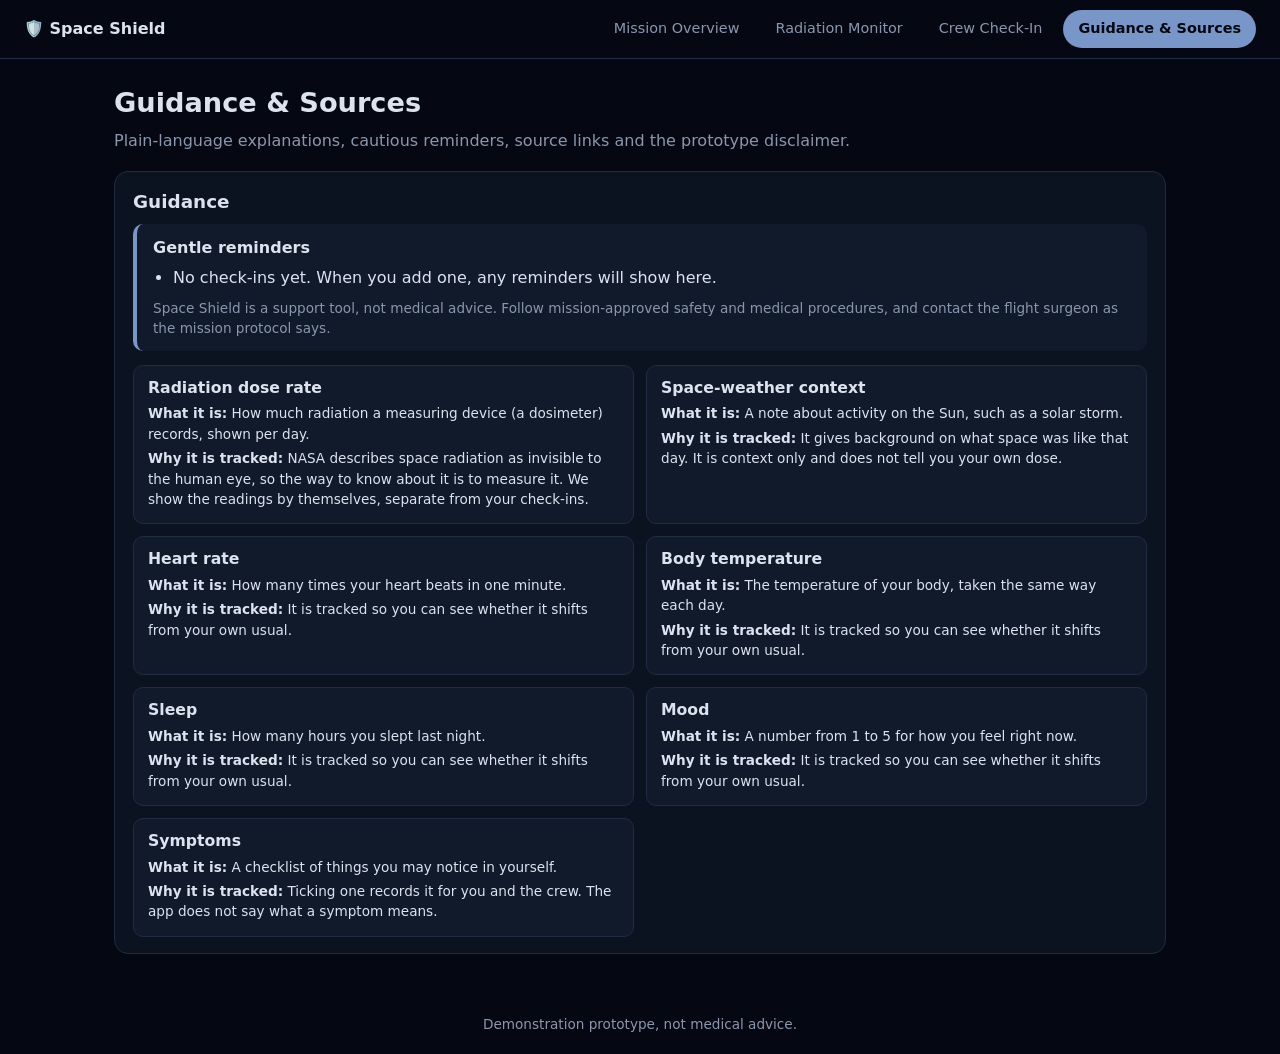
<file: guidance.html>
<!DOCTYPE html>
<html lang="en">
<head>
  <meta charset="UTF-8">
  <meta name="viewport" content="width=device-width, initial-scale=1">
  <title>Guidance &amp; Sources · Space Shield</title>
  <link rel="stylesheet" href="css/style.css">
</head>
<body>

  <nav class="site-nav" aria-label="Main">
    <a class="brand" href="index.html">🛡️ Space Shield</a>
    <ul class="nav-links">
      <li><a href="index.html">Mission Overview</a></li>
      <li><a href="radiation.html">Radiation Monitor</a></li>
      <li><a href="health.html">Crew Check-In</a></li>
      <li><a href="guidance.html" aria-current="page">Guidance &amp; Sources</a></li>
    </ul>
  </nav>

  <main class="page-main">
    <h1>Guidance &amp; Sources</h1>
    <p class="page-intro">Plain-language explanations, cautious reminders, source links and the prototype disclaimer.</p>

    <section class="card" id="guidance-section">
      <h2>Guidance</h2>
      <div id="guidance-content">
        <p class="placeholder">Loading guidance…</p>
      </div>
    </section>
  </main>

  <footer class="page-footer">Demonstration prototype, not medical advice.</footer>

  <script src="js/common.js"></script>
  <script src="js/checkin.js"></script>
  <script src="js/trends.js"></script>
  <script src="js/guidance.js"></script>
  <script src="js/page-guidance.js"></script>
</body>
</html>
</file>
<file: css/style.css>
/* ---------- COLOURS AND SIZES: change the look here ---------- */
:root {
  --bg: #0b1020;
  --card: #151c33;
  --card-border: #263056;
  --text: #e8ecf8;
  --muted: #9aa6c7;
  --accent: #5ac8fa;
  --note-bg: #1e2748;
  --radius: 14px;
}

* { box-sizing: border-box; }

body {
  margin: 0;
  font-family: system-ui, -apple-system, "Segoe UI", Roboto, sans-serif;
  background: var(--bg);
  color: var(--text);
  line-height: 1.5;
}

/* ---------- HEADER ---------- */
.mission-header {
  display: flex;
  flex-wrap: wrap;
  gap: 16px;
  justify-content: space-between;
  align-items: center;
  padding: 20px 24px;
  border-bottom: 1px solid var(--card-border);
}
.mission-header h1 { margin: 0; font-size: 1.6rem; }
.subtitle { margin: 2px 0 0; color: var(--muted); }

.mission-facts { display: flex; flex-wrap: wrap; gap: 12px; }
.fact {
  display: flex;
  flex-direction: column;
  background: var(--card);
  border: 1px solid var(--card-border);
  border-radius: 10px;
  padding: 8px 14px;
  min-width: 130px;
}
.fact-label { font-size: 0.75rem; color: var(--muted); }

/* ---------- SAFETY NOTE ---------- */
.safety-note {
  margin: 16px 24px 0;
  padding: 10px 14px;
  background: var(--note-bg);
  border-left: 4px solid var(--accent);
  border-radius: 8px;
  font-size: 0.9rem;
}

/* ---------- PAGE LAYOUT ---------- */
.layout {
  display: grid;
  grid-template-columns: repeat(2, 1fr);
  gap: 16px;
  padding: 16px 24px;
}
.card {
  background: var(--card);
  border: 1px solid var(--card-border);
  border-radius: var(--radius);
  padding: 16px 18px;
}
.card h2 { margin: 0 0 8px; font-size: 1.15rem; }
.wide { grid-column: 1 / -1; }
.placeholder { color: var(--muted); margin: 0; }

/* Small label that shows where a number came from */
.source-tag {
  display: inline-block;
  font-size: 0.75rem;
  color: var(--accent);
  border: 1px solid var(--accent);
  border-radius: 999px;
  padding: 1px 8px;
  margin-top: 6px;
}

.footer { text-align: center; color: var(--muted); font-size: 0.8rem; padding: 16px; }

/* ---------- PHONES ---------- */
@media (max-width: 700px) {
  .layout { grid-template-columns: 1fr; padding: 12px; }
  .mission-header { padding: 16px; }
  .safety-note { margin: 12px; }
}

/* ---------- RADIATION PANEL ---------- */
.chart-box { position: relative; height: 260px; }

.total-row {
  display: flex;
  flex-wrap: wrap;
  gap: 20px;
  justify-content: space-between;
  align-items: flex-end;
  margin-top: 14px;
}
.big-number { font-size: 1.8rem; font-weight: 700; }
.limit-box { flex: 1; min-width: 220px; max-width: 420px; }
.bar { height: 10px; background: var(--note-bg); border-radius: 999px; overflow: hidden; margin: 6px 0; }
.bar-fill { height: 100%; background: var(--accent); }
.limit-note { font-size: 0.8rem; color: var(--muted); }

/* ---------- SPACE-WEATHER CONTEXT CARD ---------- */
.context-badge {
  display: inline-block;
  font-size: 0.78rem;
  font-weight: 600;
  background: var(--note-bg);
  border: 1px dashed var(--muted);
  border-radius: 6px;
  padding: 3px 10px;
  margin-bottom: 10px;
}
.context-date { color: var(--muted); font-size: 0.85rem; }
.context-type { font-size: 1.1rem; font-weight: 600; margin: 2px 0 6px; }
.context-note { margin: 0 0 6px; }

/* ---------- CHECK-IN FORM ---------- */
.field { display: flex; flex-direction: column; gap: 4px; margin-bottom: 12px; font-size: 0.9rem; }
.field small { color: var(--muted); font-size: 0.78rem; }

.field input, .field select {
  background: var(--bg);
  color: var(--text);
  border: 1px solid var(--card-border);
  border-radius: 8px;
  padding: 8px 10px;
  font-size: 1rem;
}
.field input:focus, .field select:focus { outline: 2px solid var(--accent); }

.symptoms { border: 1px solid var(--card-border); border-radius: 8px; padding: 8px 12px; margin: 0 0 12px; }
.symptoms legend { font-size: 0.9rem; padding: 0 6px; }
.symptom { display: inline-block; margin: 4px 14px 4px 0; font-size: 0.9rem; }

.button-row { display: flex; flex-wrap: wrap; gap: 8px; }
.btn {
  background: var(--accent);
  color: #06101f;
  border: none;
  border-radius: 8px;
  padding: 9px 16px;
  font-size: 0.9rem;
  font-weight: 600;
  cursor: pointer;
}
.btn.secondary { background: transparent; color: var(--text); border: 1px solid var(--card-border); }
.btn:hover { filter: brightness(1.1); }

.checkin-message { min-height: 1.4em; margin: 10px 0 6px; font-size: 0.9rem; }

.table-scroll { overflow-x: auto; max-height: 260px; overflow-y: auto; }
.checkin-table { width: 100%; border-collapse: collapse; font-size: 0.8rem; }
.checkin-table th, .checkin-table td {
  text-align: left;
  padding: 6px 8px;
  border-bottom: 1px solid var(--card-border);
  white-space: nowrap;
}
.checkin-table th { color: var(--muted); font-weight: 600; position: sticky; top: 0; background: var(--card); }

/* ---------- HEALTH TREND CHARTS ---------- */
.trend-grid { display: grid; grid-template-columns: repeat(2, 1fr); gap: 14px; margin: 10px 0; }
.trend-card { background: var(--bg); border: 1px solid var(--card-border); border-radius: 10px; padding: 12px; }
.trend-card h3 { margin: 0 0 6px; font-size: 1rem; }
.trend-chart-box { position: relative; height: 190px; }

.trend-status { margin-top: 8px; padding: 6px 10px; border-radius: 8px; font-size: 0.85rem; border-left: 4px solid var(--muted); }
.trend-status.changed { border-left-color: #ffb454; background: rgba(255, 180, 84, 0.12); }
.trend-status.usual   { border-left-color: #4cd4b0; background: rgba(76, 212, 176, 0.10); }

.trend-message { color: var(--muted); font-size: 0.9rem; margin: 0 0 8px; }
.trend-explain { font-size: 0.85rem; color: var(--muted); margin: 6px 0; }

@media (max-width: 700px) {
  .trend-grid { grid-template-columns: 1fr; }
}

/* ---------- GUIDANCE PANEL ---------- */
.reminder-box {
  background: var(--note-bg);
  border-left: 4px solid var(--accent);
  border-radius: 10px;
  padding: 12px 16px;
  margin-bottom: 14px;
}
.reminder-box h3 { margin: 0 0 6px; font-size: 1rem; }
.reminder-box ul { margin: 0 0 8px; padding-left: 20px; }
.reminder-box li { margin-bottom: 6px; }
.standing-reminder { margin: 0; font-size: 0.85rem; color: var(--muted); }

.explainer-grid { display: grid; grid-template-columns: repeat(2, 1fr); gap: 12px; }
.explainer { background: var(--bg); border: 1px solid var(--card-border); border-radius: 10px; padding: 10px 14px; }
.explainer h3 { margin: 0 0 4px; font-size: 0.98rem; }
.explainer p { margin: 0 0 4px; font-size: 0.85rem; }

@media (max-width: 700px) {
  .explainer-grid { grid-template-columns: 1fr; }
}

/* ---------- SITE NAVIGATION ---------- */
.site-nav {
  position: sticky;
  top: 0;
  z-index: 10;
  display: flex;
  flex-wrap: wrap;
  align-items: center;
  justify-content: space-between;
  gap: 8px 20px;
  padding: 10px 24px;
  background: #080d1a;
  border-bottom: 1px solid var(--card-border);
}
.brand { color: var(--text); font-weight: 700; text-decoration: none; }

.nav-links { list-style: none; display: flex; flex-wrap: wrap; gap: 6px; margin: 0; padding: 0; }
.nav-links a {
  display: block;
  padding: 7px 14px;
  border: 1px solid transparent;
  border-radius: 999px;
  color: var(--muted);
  font-size: 0.9rem;
  text-decoration: none;
}
.nav-links a:hover { color: var(--text); border-color: var(--card-border); }
.nav-links a[aria-current="page"] { background: var(--accent); color: #06101f; font-weight: 600; }
.site-nav a:focus-visible { outline: 2px solid var(--accent); outline-offset: 2px; }

/* ---------- PAGE SHELLS ---------- */
.page-main { max-width: 1100px; margin: 0 auto; padding: 24px; }
.page-main h1 { margin: 0 0 6px; font-size: 1.7rem; }
.page-intro { margin: 0 0 18px; color: var(--muted); }
.page-footer { text-align: center; color: var(--muted); font-size: 0.85rem; padding: 20px 16px; }

@media (max-width: 700px) {
  .site-nav { padding: 10px 12px; }
  .page-main { padding: 16px 12px; }
}

/* Space between stacked cards on the new pages */
.page-main .card { margin-bottom: 16px; }

.total-note { margin: 4px 0 0; font-size: 0.85rem; color: var(--muted); max-width: 60ch; }
/* Source-label legend on the Crew Health page */
.label-legend { margin: 0 0 16px; font-size: 0.85rem; color: var(--muted); }
.legend-chip {
  display: inline-block;
  margin: 2px 4px 2px 0;
  padding: 1px 10px;
  border: 1px solid var(--card-border);
  border-radius: 999px;
  color: var(--text);
}
/* ---------- MISSION OVERVIEW ---------- */
a.btn { display: inline-block; text-decoration: none; }

.hero {
  display: grid;
  grid-template-columns: 1.1fr 0.9fr;
  gap: 24px;
  align-items: stretch;
  margin-bottom: 20px;
}
.hero-text { display: flex; flex-direction: column; justify-content: center; gap: 14px; padding: 8px 0; }
.eyebrow { margin: 0; color: var(--accent); font-size: 0.8rem; letter-spacing: 0.12em; text-transform: uppercase; }
.page-main .hero h1 { font-size: 2.6rem; margin: 0; line-height: 1.1; }
.hero-sentence { margin: 0; font-size: 1.1rem; color: var(--text); max-width: 46ch; }

.mission-chips { display: flex; flex-wrap: wrap; gap: 10px; }
.chip {
  display: flex;
  flex-direction: column;
  background: var(--card);
  border: 1px solid var(--card-border);
  border-radius: 10px;
  padding: 8px 14px;
  min-width: 130px;
  font-size: 0.9rem;
}

/* Starfield stage: the 3D spacecraft will be placed inside this box later */
      /* 3D canvas and caption inside the stage box */
.spacecraft-stage { overflow: hidden; }

.spacecraft-stage canvas {
  position: absolute;
  inset: 0;
  width: 100%;
  height: 100%;
  display: block;
  border-radius: var(--radius);
}

.stage-caption {
  position: absolute;
  left: 12px;
  bottom: 8px;
  z-index: 1;
  margin: 0;
  font-size: 0.75rem;
  color: var(--muted);
  text-shadow: 0 0 4px #0c1330;
  pointer-events: none;
}

.stage-label { margin: 0; color: var(--muted); font-size: 0.9rem; }

.summary-grid { display: grid; grid-template-columns: repeat(2, 1fr); gap: 16px; }
.summary-grid .card { display: flex; flex-direction: column; gap: 10px; align-items: flex-start; }
.summary-note { margin: 0; font-size: 0.85rem; color: var(--muted); }
.stat-grid { display: grid; grid-template-columns: repeat(2, 1fr); gap: 10px 24px; width: 100%; }
.stat-grid .fact-label { display: block; }
.stat-grid strong { font-size: 1.25rem; }

.data-note { margin: 16px 0 0; font-size: 0.85rem; color: var(--muted); }
.data-note a { color: var(--accent); }

@media (max-width: 800px) {
  .hero { grid-template-columns: 1fr; }
  .page-main .hero h1 { font-size: 2.1rem; }
  .spacecraft-stage { min-height: 220px; }
  .summary-grid { grid-template-columns: 1fr; }
}

/* 3D canvas and caption inside the stage box */
.spacecraft-stage canvas {
  position: absolute;
  inset: 0;
  width: 100%;
  height: 100%;
  display: block;
  border-radius: var(--radius);
}
.stage-caption {
  position: absolute;
  left: 12px;
  bottom: 8px;
  margin: 0;
  font-size: 0.75rem;
  color: var(--muted);
}

/* ---------- MISSION OVERVIEW: HERO AND 3D STAGE (final version) ---------- */
.hero {
  display: grid;
  grid-template-columns: 1.1fr 0.9fr;
  gap: 24px;
  align-items: stretch;
  margin-bottom: 20px;
}

.spacecraft-stage {
  position: relative;
  overflow: hidden;
  min-height: 340px;
  border: 1px solid var(--card-border);
  border-radius: var(--radius);
  display: flex;
  align-items: center;
  justify-content: center;
  text-align: center;
  padding: 20px;
  background:
    radial-gradient(1.5px 1.5px at 12% 22%, #ffffff, transparent),
    radial-gradient(1px 1px at 28% 68%, #cfe9ff, transparent),
    radial-gradient(1.5px 1.5px at 44% 14%, #ffffff, transparent),
    radial-gradient(1px 1px at 63% 82%, #ffffff, transparent),
    radial-gradient(1.5px 1.5px at 78% 30%, #cfe9ff, transparent),
    radial-gradient(1px 1px at 90% 70%, #ffffff, transparent),
    radial-gradient(circle at 60% 45%, rgba(90, 200, 250, 0.20), transparent 60%),
    #0c1330;
}

.spacecraft-stage canvas {
  position: absolute;
  inset: 0;
  width: 100%;
  height: 100%;
  display: block;
  border-radius: var(--radius);
}

.stage-label { margin: 0; color: var(--muted); font-size: 0.9rem; }

.stage-caption {
  position: absolute;
  left: 12px;
  bottom: 8px;
  z-index: 1;
  margin: 0;
  font-size: 0.75rem;
  color: var(--muted);
  text-shadow: 0 0 4px #0c1330;
  pointer-events: none;
}

@media (max-width: 800px) {
  .hero { grid-template-columns: 1fr; }
  .spacecraft-stage { min-height: 260px; }
}

/* =====================================================
   DARK THEME (final colours). Change the colours here only.
   ===================================================== */
:root {
  --bg: #050812;
  --card: #0B1220;
  --raised: #111A2B;
  --card-border: #202C42;
  --accent: #7896C7;        /* main accent: muted blue */
  --accent-2: #64B9D0;      /* secondary accent: ice cyan */
  --text: #DCE3EF;
  --muted: #8997AE;
  --note-bg: #111A2B;
  --on-accent: #050812;     /* dark text used on top of the main accent */
  --state-changed: #C9A46B; /* muted amber: only for "changed from your usual" */
}

body { background: var(--bg); color: var(--text); }

/* Navigation */
.site-nav { background: var(--bg); border-bottom-color: var(--card-border); }
.nav-links a:hover { color: var(--text); border-color: var(--card-border); }
.nav-links a[aria-current="page"] { background: var(--accent); color: var(--on-accent); }
.site-nav a:focus-visible { outline-color: var(--accent-2); }

/* Buttons */
.btn { background: var(--accent); color: var(--on-accent); }
.btn.secondary { background: transparent; color: var(--text); border: 1px solid var(--card-border); }
.btn.secondary:hover { border-color: var(--accent); filter: none; }

/* Cards and the smaller panels inside them */
.card, .fact, .chip { background: var(--card); border-color: var(--card-border); }
.trend-card, .explainer, .reminder-box, .context-badge { background: var(--raised); border-color: var(--card-border); }
.reminder-box { border-left-color: var(--accent); }

/* Small text details */
.eyebrow { color: var(--accent-2); }
.source-tag { color: var(--accent-2); border-color: var(--accent-2); }
.data-note a { color: var(--accent-2); }
.limit-note, .summary-note, .total-note { color: var(--muted); }

/* Forms */
.field input, .field select { background: var(--bg); color: var(--text); border-color: var(--card-border); }
.field input:focus, .field select:focus { outline-color: var(--accent-2); }
.checkin-table th { background: var(--card); }

/* Trend status: amber vs cyan, always shown WITH words, never colour alone */
.trend-status.changed { border-left-color: var(--state-changed); background: rgba(201, 164, 107, 0.10); }
.trend-status.usual   { border-left-color: var(--accent-2);      background: rgba(100, 185, 208, 0.08); }

/* Starfield box behind the 3D spacecraft: calm, no bright glow */
.spacecraft-stage {
  background:
    radial-gradient(1.5px 1.5px at 12% 22%, #DCE3EF, transparent),
    radial-gradient(1px 1px at 28% 68%, #8997AE, transparent),
    radial-gradient(1.5px 1.5px at 44% 14%, #DCE3EF, transparent),
    radial-gradient(1px 1px at 63% 82%, #DCE3EF, transparent),
    radial-gradient(1.5px 1.5px at 78% 30%, #8997AE, transparent),
    radial-gradient(1px 1px at 90% 70%, #DCE3EF, transparent),
    radial-gradient(circle at 60% 45%, rgba(120, 150, 199, 0.12), transparent 60%),
    #070C1A;
  border-color: var(--card-border);
}
.stage-caption { text-shadow: 0 0 4px #070C1A; }

/* =====================================================
   CREW CHECK-IN: guided three-step flow
   ===================================================== */
[hidden] { display: none !important; }

.sr-only {
  position: absolute; width: 1px; height: 1px; padding: 0; margin: -1px;
  overflow: hidden; clip: rect(0, 0, 0, 0); white-space: nowrap; border: 0;
}

.entry-note {
  margin: 0 0 14px; padding: 10px 14px; font-size: 0.9rem;
  background: var(--raised); border-left: 4px solid var(--accent-2); border-radius: 8px;
}

.wiz-field { display: flex; flex-direction: column; gap: 4px; font-size: 0.9rem; max-width: 260px; margin-bottom: 14px; }
.wiz-field input {
  background: var(--bg); color: var(--text); border: 1px solid var(--card-border);
  border-radius: 8px; padding: 10px 12px; font-size: 1rem;
}

/* Step indicator */
.stepper { list-style: none; display: grid; grid-template-columns: repeat(3, 1fr); gap: 10px; padding: 0; margin: 0 0 14px; }
.step-item {
  display: flex; flex-direction: column; gap: 2px; padding: 10px 12px;
  background: var(--raised); border: 1px solid var(--card-border); border-radius: 12px;
}
.step-num { font-size: 0.75rem; color: var(--muted); }
.step-name { font-weight: 600; }
.step-state { font-size: 0.8rem; color: var(--muted); }
.step-item.is-current { border-color: var(--accent); }
.step-item.is-done .step-state { color: var(--accent-2); }

/* Completion bar */
.progress-wrap { margin-bottom: 18px; }
.progress-label { font-size: 0.85rem; color: var(--muted); margin-bottom: 6px; }
.progress { height: 12px; background: var(--raised); border: 1px solid var(--card-border); border-radius: 999px; overflow: hidden; }
.progress-fill { height: 100%; width: 0; background: var(--accent); transition: width 0.25s ease; }

/* Step panels and large cards */
.step-panel { display: grid; gap: 14px; margin-bottom: 16px; }
.step-panel.two-cols { grid-template-columns: 1fr 1fr; }
.step-heading { grid-column: 1 / -1; margin: 0; font-size: 1.2rem; }
.step-heading:focus { outline: none; }

.big-field {
  display: flex; flex-direction: column; gap: 8px; margin: 0; padding: 18px;
  background: var(--raised); border: 1px solid var(--card-border); border-radius: 14px;
}
.big-field > label, .big-field > legend { font-weight: 600; font-size: 1rem; padding: 0; }
.big-field input[type="number"] {
  background: var(--bg); color: var(--text); border: 1px solid var(--card-border);
  border-radius: 10px; padding: 12px 14px; font-size: 1.5rem; min-height: 56px; width: 100%;
}
.big-field input[type="number"]:focus-visible { outline: 2px solid var(--accent-2); outline-offset: 2px; }
.big-field small { color: var(--muted); font-size: 0.82rem; }
.field-error { color: var(--state-changed); font-size: 0.85rem; min-height: 1.2em; }

/* Mood and symptom choices */
.mood-options { display: grid; grid-template-columns: repeat(5, 1fr); gap: 10px; }
.symptom-options { display: grid; grid-template-columns: repeat(auto-fill, minmax(190px, 1fr)); gap: 10px; }

.choice-card { position: relative; display: block; }
.choice-card input { position: absolute; opacity: 0; width: 1px; height: 1px; }
.choice-card > span {
  display: flex; flex-direction: column; align-items: center; justify-content: center; gap: 2px;
  min-height: 56px; padding: 10px 12px; text-align: center; cursor: pointer;
  background: var(--card); border: 1px solid var(--card-border); border-radius: 12px;
}
.choice-card > span strong { font-size: 1.3rem; }
.choice-card > span small { font-size: 0.75rem; color: var(--muted); }
.choice-card:hover > span { border-color: var(--accent); }
.choice-card input:checked + span { border-color: var(--accent); background: rgba(120, 150, 199, 0.18); }
.choice-card input:checked + span::after { content: "✓ Selected"; font-size: 0.75rem; color: var(--accent-2); }
.choice-card input:focus-visible + span { outline: 2px solid var(--accent-2); outline-offset: 2px; }

/* Buttons */
.wizard-buttons { display: flex; flex-wrap: wrap; gap: 10px; }
.btn.large { min-height: 48px; padding: 12px 26px; font-size: 1rem; }

/* Badge, demo tools and list */
.badge-toggle { display: block; margin: 12px 0; font-size: 0.9rem; color: var(--muted); }
.mission-badge {
  display: flex; gap: 14px; align-items: center; margin: 12px 0; padding: 14px 16px;
  background: var(--raised); border: 1px solid var(--accent); border-radius: 14px;
}
.badge-icon { font-size: 1.8rem; }
.mission-badge small { color: var(--muted); }

.demo-tools { margin: 16px 0 6px; padding-top: 14px; border-top: 1px solid var(--card-border); }
.demo-tools .fact-label { display: block; margin-bottom: 8px; }
.list-heading { margin: 18px 0 8px; font-size: 1rem; }

@media (max-width: 700px) {
  .step-panel.two-cols { grid-template-columns: 1fr; }
  .stepper { gap: 6px; }
  .step-item { padding: 8px; }
  .mood-options { gap: 6px; }
  .big-field { padding: 14px; }
}

@media (prefers-reduced-motion: reduce) {
  .progress-fill { transition: none; }
}

/* =====================================================
   RADIATION MONITOR: telemetry style
   ===================================================== */
.telemetry-head {
  display: flex; flex-wrap: wrap; gap: 10px; justify-content: space-between; align-items: center;
  padding-bottom: 12px; margin-bottom: 14px; border-bottom: 1px solid var(--card-border);
}
.tele-kicker { display: block; font-size: 0.72rem; letter-spacing: 0.14em; text-transform: uppercase; color: var(--accent-2); }
.tele-title { font-size: 1.15rem; font-weight: 600; }
.data-chip {
  font-family: ui-monospace, "SFMono-Regular", Consolas, monospace;
  font-size: 0.75rem; letter-spacing: 0.06em; padding: 4px 12px;
  border: 1px solid var(--accent-2); border-radius: 999px; color: var(--accent-2);
}

/* Range controls */
.range-row { display: flex; flex-wrap: wrap; gap: 8px 16px; align-items: center; margin-bottom: 14px; }
.range-controls {
  display: inline-flex; padding: 3px; gap: 3px;
  background: var(--raised); border: 1px solid var(--card-border); border-radius: 999px;
}
.range-btn {
  background: transparent; color: var(--muted); border: 1px solid transparent; border-radius: 999px;
  padding: 8px 18px; min-height: 40px; font-size: 0.9rem; cursor: pointer;
}
.range-btn:hover { color: var(--text); }
.range-btn.is-active { background: var(--accent); color: var(--on-accent); font-weight: 600; }
.range-btn:focus-visible { outline: 2px solid var(--accent-2); outline-offset: 2px; }
.range-note { margin: 0; font-size: 0.85rem; color: var(--muted); }

/* Summary cards */
.summary-cards { display: grid; grid-template-columns: repeat(4, 1fr); gap: 12px; margin-bottom: 16px; }
.stat-card {
  display: flex; flex-direction: column; gap: 4px; padding: 14px;
  background: var(--raised); border: 1px solid var(--card-border); border-radius: 12px;
}
.stat-value { font-family: ui-monospace, "SFMono-Regular", Consolas, monospace; font-size: 1.5rem; font-weight: 600; line-height: 1.2; }
.stat-unit { font-size: 0.8rem; color: var(--muted); font-weight: 400; }
.stat-sub { font-size: 0.78rem; color: var(--muted); }

/* Chart and notes */
.chart-box.tall { height: 340px; }
.chart-hint { margin: 6px 0 0; font-size: 0.8rem; color: var(--muted); }
.context-list { margin: 12px 0; padding: 10px 14px; background: var(--raised); border-left: 4px solid var(--accent-2); border-radius: 8px; font-size: 0.85rem; }
.context-list p { margin: 0 0 4px; }
.context-list p:last-child { margin: 0; color: var(--muted); }
.readings-table td:nth-child(2) { font-family: ui-monospace, "SFMono-Regular", Consolas, monospace; }
.tele-footnote { margin: 12px 0 6px; font-size: 0.82rem; color: var(--muted); }

@media (max-width: 900px) {
  .summary-cards { grid-template-columns: repeat(2, 1fr); }
}
@media (max-width: 560px) {
  .summary-cards { grid-template-columns: 1fr; }
  .chart-box.tall { height: 280px; }
}
</file>
